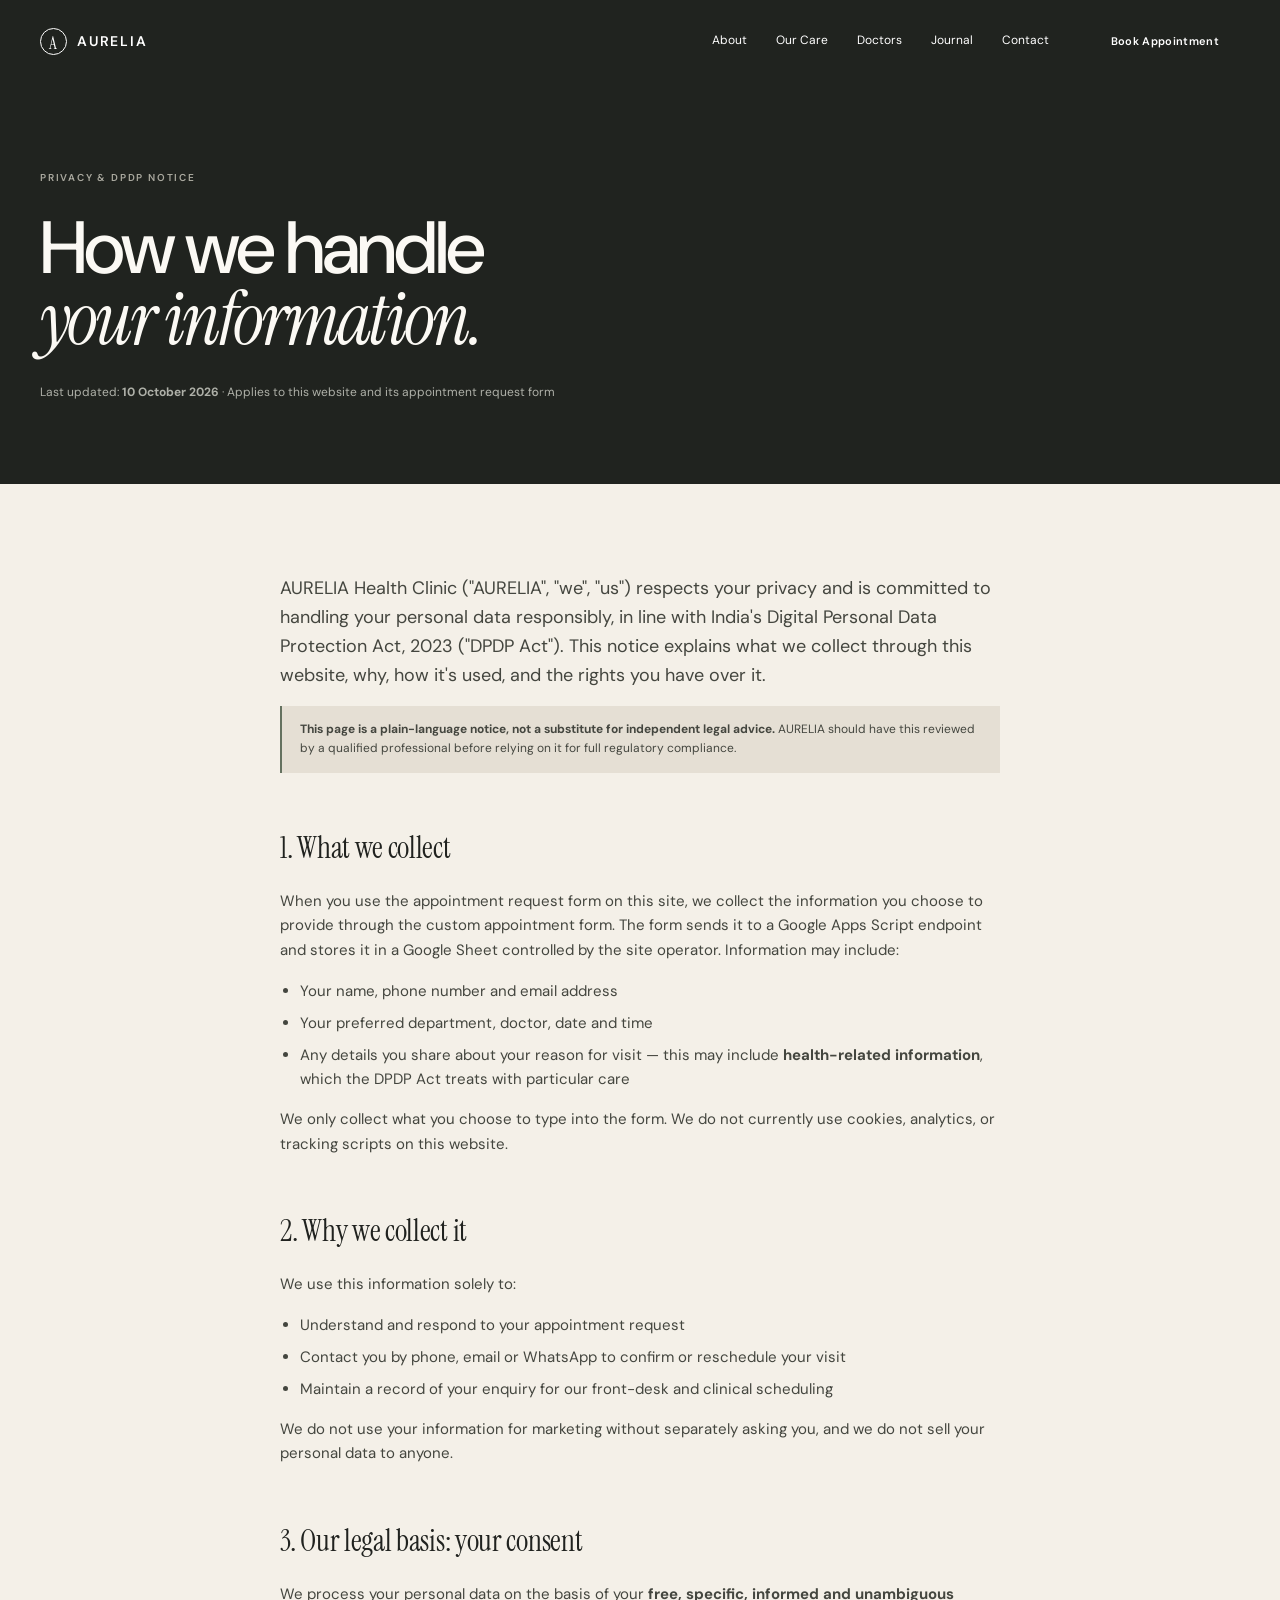
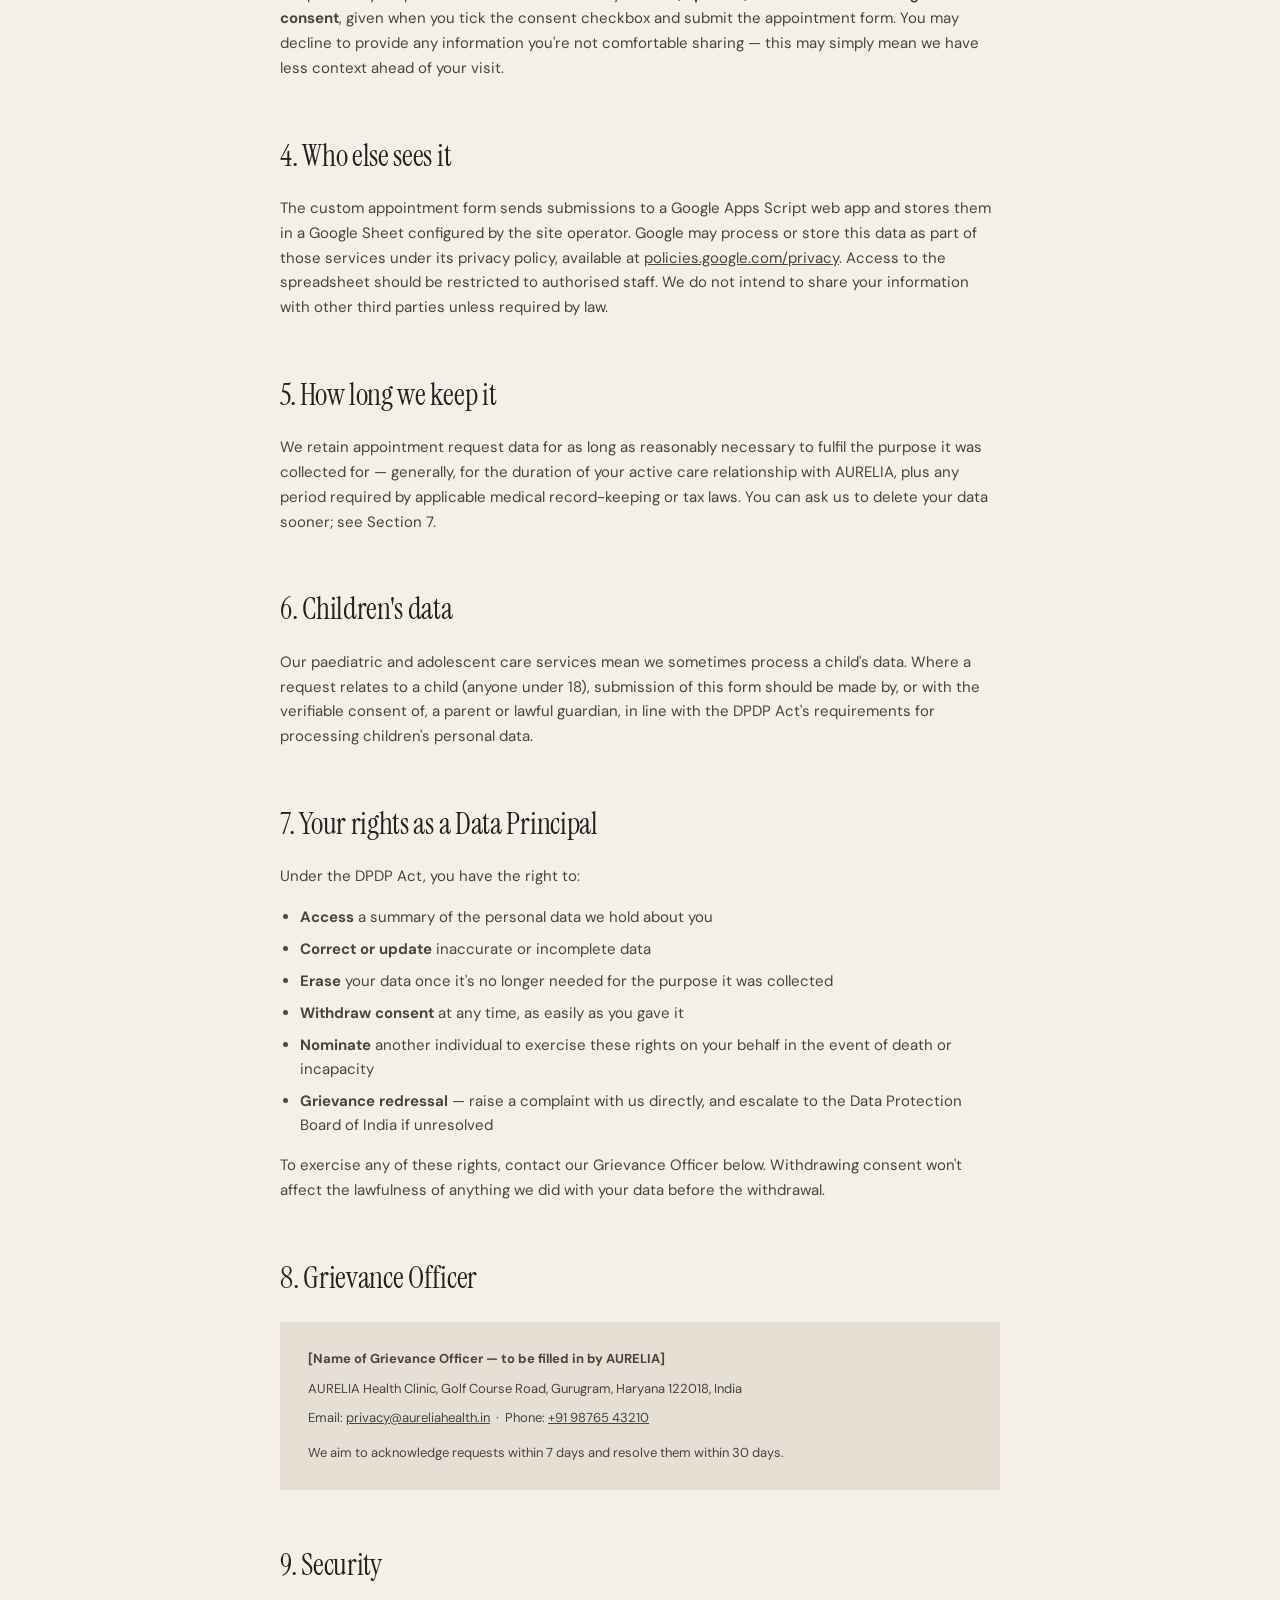
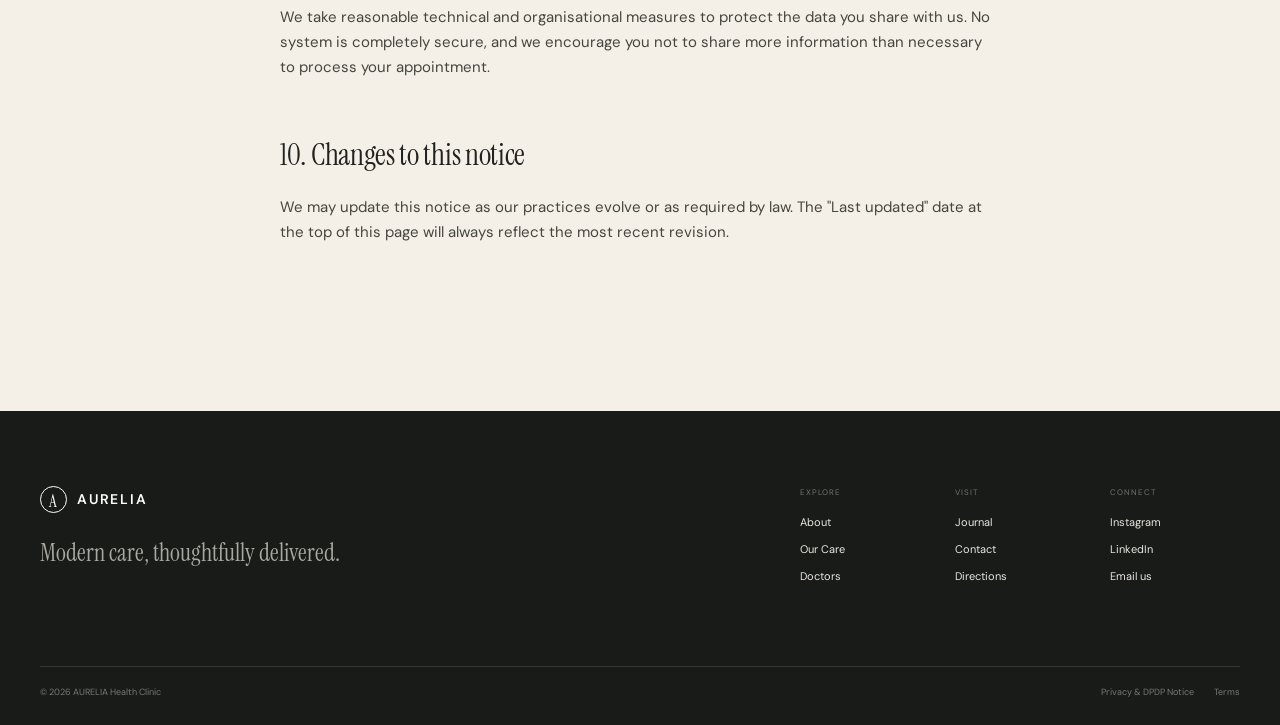
<file: privacy.html>
<!doctype html>
<html lang="en">
<head>
  <meta charset="utf-8">
  <meta name="viewport" content="width=device-width, initial-scale=1">
  <title>Privacy &amp; DPDP Notice — AURELIA Health Clinic</title>
  <meta name="description" content="How AURELIA Health Clinic collects, uses and protects your personal data, and your rights under India's Digital Personal Data Protection Act, 2023.">
  <meta name="theme-color" content="#f4f0e8">
  <meta name="robots" content="noindex">
  <link rel="icon" href="assets/favicon.svg" type="image/svg+xml">
  <link rel="stylesheet" href="css/styles.css">
</head>
<body>
  <a class="skip-link" href="#main">Skip to content</a>
  <header class="site-header scrolled" id="siteHeader">
    <div class="container nav-wrap">
      <a class="brand" href="index.html" aria-label="AURELIA Health Clinic home">
        <span class="brand-mark" aria-hidden="true">A</span>
        <span>AURELIA</span>
      </a>
      <nav class="desktop-nav" aria-label="Primary navigation">
        <a href="index.html#about">About</a><a href="index.html#care">Our Care</a><a href="index.html#doctors">Doctors</a><a href="index.html#journal">Journal</a><a href="index.html#contact">Contact</a>
      </nav>
      <button class="btn btn-dark nav-cta" data-open-booking>Book Appointment</button>
      <button class="menu-toggle" aria-label="Open menu" aria-expanded="false" aria-controls="mobileNav"><span></span><span></span></button>
    </div>
    <div class="mobile-nav" id="mobileNav" hidden>
      <a href="index.html#about">About</a><a href="index.html#care">Our Care</a><a href="index.html#doctors">Doctors</a><a href="index.html#journal">Journal</a><a href="index.html#contact">Contact</a>
      <button class="btn btn-dark" data-open-booking>Book Appointment</button>
    </div>
  </header>

  <main id="main">
    <section class="legal-hero">
      <div class="container">
        <p class="eyebrow">PRIVACY &amp; DPDP NOTICE</p>
        <h1>How we handle<br><em>your information.</em></h1>
        <p class="legal-updated">Last updated: <strong>10 October 2026</strong> · Applies to this website and its appointment request form</p>
      </div>
    </section>

    <section class="section legal-body">
      <div class="container legal">

        <p class="legal-intro">AURELIA Health Clinic ("AURELIA", "we", "us") respects your privacy and is committed to handling your personal data responsibly, in line with India's Digital Personal Data Protection Act, 2023 ("DPDP Act"). This notice explains what we collect through this website, why, how it's used, and the rights you have over it.</p>
        <p class="legal-note"><strong>This page is a plain-language notice, not a substitute for independent legal advice.</strong> AURELIA should have this reviewed by a qualified professional before relying on it for full regulatory compliance.</p>

        <h2>1. What we collect</h2>
        <p>When you use the appointment request form on this site, we collect the information you choose to provide through the custom appointment form. The form sends it to a Google Apps Script endpoint and stores it in a Google Sheet controlled by the site operator. Information may include:</p>
        <ul>
          <li>Your name, phone number and email address</li>
          <li>Your preferred department, doctor, date and time</li>
          <li>Any details you share about your reason for visit — this may include <strong>health-related information</strong>, which the DPDP Act treats with particular care</li>
        </ul>
        <p>We only collect what you choose to type into the form. We do not currently use cookies, analytics, or tracking scripts on this website.</p>

        <h2>2. Why we collect it</h2>
        <p>We use this information solely to:</p>
        <ul>
          <li>Understand and respond to your appointment request</li>
          <li>Contact you by phone, email or WhatsApp to confirm or reschedule your visit</li>
          <li>Maintain a record of your enquiry for our front-desk and clinical scheduling</li>
        </ul>
        <p>We do not use your information for marketing without separately asking you, and we do not sell your personal data to anyone.</p>

        <h2>3. Our legal basis: your consent</h2>
        <p>We process your personal data on the basis of your <strong>free, specific, informed and unambiguous consent</strong>, given when you tick the consent checkbox and submit the appointment form. You may decline to provide any information you're not comfortable sharing — this may simply mean we have less context ahead of your visit.</p>

        <h2>4. Who else sees it</h2>
        <p>The custom appointment form sends submissions to a Google Apps Script web app and stores them in a Google Sheet configured by the site operator. Google may process or store this data as part of those services under its privacy policy, available at <a href="https://policies.google.com/privacy" target="_blank" rel="noopener">policies.google.com/privacy</a>. Access to the spreadsheet should be restricted to authorised staff. We do not intend to share your information with other third parties unless required by law.</p>

        <h2>5. How long we keep it</h2>
        <p>We retain appointment request data for as long as reasonably necessary to fulfil the purpose it was collected for — generally, for the duration of your active care relationship with AURELIA, plus any period required by applicable medical record-keeping or tax laws. You can ask us to delete your data sooner; see Section 7.</p>

        <h2>6. Children's data</h2>
        <p>Our paediatric and adolescent care services mean we sometimes process a child's data. Where a request relates to a child (anyone under 18), submission of this form should be made by, or with the verifiable consent of, a parent or lawful guardian, in line with the DPDP Act's requirements for processing children's personal data.</p>

        <h2>7. Your rights as a Data Principal</h2>
        <p>Under the DPDP Act, you have the right to:</p>
        <ul>
          <li><strong>Access</strong> a summary of the personal data we hold about you</li>
          <li><strong>Correct or update</strong> inaccurate or incomplete data</li>
          <li><strong>Erase</strong> your data once it's no longer needed for the purpose it was collected</li>
          <li><strong>Withdraw consent</strong> at any time, as easily as you gave it</li>
          <li><strong>Nominate</strong> another individual to exercise these rights on your behalf in the event of death or incapacity</li>
          <li><strong>Grievance redressal</strong> — raise a complaint with us directly, and escalate to the Data Protection Board of India if unresolved</li>
        </ul>
        <p>To exercise any of these rights, contact our Grievance Officer below. Withdrawing consent won't affect the lawfulness of anything we did with your data before the withdrawal.</p>

        <h2>8. Grievance Officer</h2>
        <div class="legal-contact-card">
          <p><strong>[Name of Grievance Officer — to be filled in by AURELIA]</strong></p>
          <p>AURELIA Health Clinic, Golf Course Road, Gurugram, Haryana 122018, India</p>
          <p>Email: <a href="mailto:privacy@aureliahealth.in">privacy@aureliahealth.in</a> &nbsp;·&nbsp; Phone: <a href="tel:+919876543210">+91 98765 43210</a></p>
          <p class="legal-note">We aim to acknowledge requests within 7 days and resolve them within 30 days.</p>
        </div>

        <h2>9. Security</h2>
        <p>We take reasonable technical and organisational measures to protect the data you share with us. No system is completely secure, and we encourage you not to share more information than necessary to process your appointment.</p>

        <h2>10. Changes to this notice</h2>
        <p>We may update this notice as our practices evolve or as required by law. The "Last updated" date at the top of this page will always reflect the most recent revision.</p>

      </div>
    </section>
  </main>

  <footer class="footer"><div class="container footer-top"><div><a class="brand" href="index.html"><span class="brand-mark">A</span><span>AURELIA</span></a><p>Modern care, thoughtfully delivered.</p></div><div class="footer-links"><div><span>Explore</span><a href="index.html#about">About</a><a href="index.html#care">Our Care</a><a href="index.html#doctors">Doctors</a></div><div><span>Visit</span><a href="index.html#journal">Journal</a><a href="index.html#contact">Contact</a><a href="index.html#contact">Directions</a></div><div><span>Connect</span><a href="#">Instagram</a><a href="#">LinkedIn</a><a href="mailto:hello@aureliahealth.in">Email us</a></div></div></div><div class="container footer-bottom"><span>© 2026 AURELIA Health Clinic</span><span><a href="privacy.html">Privacy &amp; DPDP Notice</a><a href="#">Terms</a></span></div></footer>

  <div class="booking-backdrop" id="bookingBackdrop" hidden></div>
  <aside class="booking-drawer" id="bookingDrawer" aria-hidden="true" aria-labelledby="bookingTitle">
    <div class="booking-head"><div><p class="eyebrow">APPOINTMENT</p><h2 id="bookingTitle">Let's find your<br><em>next step.</em></h2></div><button class="close-btn" data-close-booking aria-label="Close appointment form">×</button></div>
    <div id="bookingFormWrap">
      <p class="booking-note">Tell us a little about what you need. Our team will confirm your appointment by phone.</p>
      <form id="bookingForm" class="booking-form">
        <div class="form-grid">
          <label>Full Name<input required name="name" autocomplete="name" maxlength="120"></label>
          <label>Phone Number<input required name="phone" type="tel" autocomplete="tel" inputmode="tel" maxlength="30"></label>
          <label>Email Address<input required name="email" type="email" autocomplete="email" maxlength="254"></label>
          <label>Department<select required name="department" id="departmentSelect"><option value="" disabled selected>Select department</option></select></label>
          <label>Doctor<select required name="doctor" id="doctorSelect"><option value="Any available doctor">Any available doctor</option></select></label>
          <label>Preferred Date<input required name="date" id="preferredDate" type="date"></label>
          <label>Preferred Time<select required name="time"><option value="" disabled selected>Select preferred time</option><option>8:00 AM</option><option>9:00 AM</option><option>10:00 AM</option><option>11:00 AM</option><option>12:00 PM</option><option>1:00 PM</option><option>2:00 PM</option><option>3:00 PM</option><option>4:00 PM</option><option>5:00 PM</option><option>6:00 PM</option><option>7:00 PM</option></select></label>
          <label class="full">Message / Reason for Visit<textarea name="message" rows="3" maxlength="1500" placeholder="Please avoid sharing highly sensitive medical details here."></textarea></label>
        </div>
        <label class="consent-check form-consent"><input type="checkbox" name="consent" id="appointmentConsent" required><span>I have read the <a href="privacy.html" target="_blank" rel="noopener">Privacy &amp; DPDP Notice</a> and consent to my details being used to respond to this appointment request.</span></label>
        <button class="btn btn-dark full-btn" id="bookingSubmit" type="submit">Request Appointment <span>↗</span></button>
        <p class="form-status" id="bookingStatus" role="status" aria-live="polite" hidden></p>
      </form>
      <p class="form-privacy">Submitting this form sends your appointment request to AURELIA through Google Apps Script and Google Sheets. It does not confirm an appointment. See our <a href="privacy.html" target="_blank" rel="noopener">Privacy &amp; DPDP Notice</a>.</p>
    </div>
    <div class="booking-success" id="bookingSuccess" hidden><div class="success-mark">✓</div><p class="eyebrow">REQUEST SENT</p><h3>Thank you.</h3><p>Your request has been sent for review. Our team will contact you to confirm the appointment. Your preferred date and time are not confirmed until we contact you.</p><button class="btn btn-dark" type="button" data-close-booking>Back to AURELIA</button></div>
  </aside>
  <script src="js/app.js"></script>
</body>
</html>
</file>
<file: css/styles.css>
@import url('https://fonts.googleapis.com/css2?family=DM+Sans:wght@400;500;600&family=Instrument+Serif:ital@0;1&display=swap');
:root{--ivory:#f4f0e8;--stone:#e5dfd4;--paper:#fbf9f4;--ink:#20221f;--muted:#6f716a;--sage:#657260;--dark:#20231f;--line:rgba(32,34,31,.15);--serif:'Instrument Serif',Georgia,serif;--sans:'DM Sans',Arial,sans-serif;--ease:cubic-bezier(.22,.8,.25,1)}*{box-sizing:border-box}html{scroll-behavior:smooth}body{margin:0;background:var(--ivory);color:var(--ink);font-family:var(--sans);font-size:15px;line-height:1.65;-webkit-font-smoothing:antialiased}body.locked{overflow:hidden}a{color:inherit;text-decoration:none}button,input,select,textarea{font:inherit}button{cursor:pointer}img{display:block;width:100%;height:100%;object-fit:cover}.container{width:min(1240px,calc(100% - 80px));margin:auto}.section{padding:150px 0}.section-sm{padding:105px 0}.section-dark{background:var(--dark);color:var(--paper)}em{font-family:var(--serif);font-weight:400}.eyebrow{font-size:10px;letter-spacing:.18em;font-weight:600;color:var(--muted);margin:0 0 26px}.section-dark .eyebrow{color:#aaa99f}.skip-link{position:fixed;left:20px;top:-60px;background:var(--dark);color:white;padding:10px 15px;z-index:1000}.skip-link:focus{top:20px}.site-header{position:fixed;top:0;left:0;width:100%;z-index:50;padding:18px 0;transition:.35s var(--ease);color:white}.site-header.scrolled{background:rgba(244,240,232,.92);backdrop-filter:blur(16px);color:var(--ink);box-shadow:0 1px 0 var(--line)}.nav-wrap{display:flex;align-items:center;gap:38px}.brand{display:flex;align-items:center;gap:10px;font-size:14px;font-weight:600;letter-spacing:.13em}.brand-mark{display:grid;place-items:center;width:27px;height:27px;border:1px solid currentColor;border-radius:50%;font-family:var(--serif);font-size:17px;font-weight:400}.desktop-nav{display:flex;gap:29px;margin-left:auto;font-size:12px}.desktop-nav a,.footer a{transition:opacity .2s}.desktop-nav a:hover,.footer a:hover{opacity:.55}.btn{border:0;padding:14px 21px;display:inline-flex;align-items:center;justify-content:center;gap:17px;font-size:11px;font-weight:600;letter-spacing:.03em;transition:transform .25s var(--ease),background .25s, color .25s}.btn:hover{transform:translateY(-2px)}.btn-dark{background:var(--dark);color:white}.btn-light{background:#f7f4ec;color:var(--dark)}.nav-cta{margin-left:3px}.menu-toggle{display:none;background:none;border:0;color:inherit;width:40px;height:40px;margin-left:auto}.menu-toggle span{display:block;width:22px;height:1px;background:currentColor;margin:6px auto}.mobile-nav{display:none}.hero{height:100svh;min-height:680px;position:relative;color:white;overflow:hidden}.hero-media,.hero-media img,.hero-overlay{position:absolute;inset:0}.hero-media img{animation:heroScale 14s ease-out forwards}.hero-overlay{background:linear-gradient(90deg,rgba(18,21,17,.67),rgba(18,21,17,.12) 72%),linear-gradient(0deg,rgba(18,21,17,.45),transparent 55%)}.hero-content{position:relative;height:100%;display:flex;flex-direction:column;justify-content:center;padding-top:80px}.hero-eyebrow{color:rgba(255,255,255,.72)}.hero h1{font-size:clamp(58px,7.3vw,112px);line-height:.91;letter-spacing:-.045em;font-weight:500;margin:0;max-width:900px}.hero-copy{font-size:16px;max-width:480px;color:rgba(255,255,255,.86);margin:35px 0 30px}.hero-actions{display:flex;align-items:center;gap:28px}.text-link{display:inline-flex;align-items:center;gap:12px;border:0;background:none;padding:0;color:var(--ink);font-size:11px;font-weight:600;letter-spacing:.03em}.text-link span{font-size:16px;transition:transform .25s}.text-link:hover span{transform:translate(3px,-3px)}.text-link.light{color:white}.scroll-cue{position:absolute;right:40px;bottom:40px;display:flex;align-items:center;gap:12px;font-size:9px;letter-spacing:.18em}.scroll-cue i{width:42px;height:1px;background:currentColor}.intro-grid{display:grid;grid-template-columns:1.05fr 1fr;gap:100px;align-items:end}.intro h2,.section-head h2,.journey h2,.gallery h2,.contact h2{font-size:clamp(52px,6vw,82px);line-height:.94;letter-spacing:-.045em;font-weight:500;margin:0}.intro-copy{max-width:510px;padding-bottom:8px}.lead{font-size:21px;line-height:1.45;margin:0 0 25px}.intro-copy p:not(.lead){color:var(--muted);max-width:460px;margin-bottom:30px}.image-editorial{margin-top:85px}.image-frame{overflow:hidden;background:var(--stone)}.image-frame.large{height:600px}.image-caption{display:flex;justify-content:space-between;border-bottom:1px solid var(--line);padding:13px 0;font-size:10px;letter-spacing:.04em;color:var(--muted)}.trust{background:#e8e2d8;border-top:1px solid var(--line);border-bottom:1px solid var(--line)}.trust-grid{display:grid;grid-template-columns:repeat(4,1fr)}.trust-grid>div{padding:25px 25px 28px;border-right:1px solid var(--line);display:flex;flex-direction:column;gap:4px}.trust-grid>div:first-child{padding-left:0}.trust-grid>div:last-child{border:0}.trust strong{font-family:var(--serif);font-size:48px;font-weight:400;line-height:1}.trust strong span{font-family:var(--sans);font-size:17px;color:var(--sage);margin-left:2px}.trust-grid div>span{font-size:10px;color:var(--muted);text-transform:uppercase;letter-spacing:.11em}.section-head{display:flex;justify-content:space-between;align-items:end;gap:50px;margin-bottom:75px}.section-intro{max-width:355px;color:var(--muted);margin:0 0 5px}.care{background:var(--paper)}.care-layout{display:grid;grid-template-columns:.78fr 1.22fr;gap:70px}.service-list{border-top:1px solid var(--line)}.service-item{display:grid;grid-template-columns:38px 1fr 25px;align-items:center;gap:15px;padding:22px 0;border-bottom:1px solid var(--line);cursor:pointer;transition:padding .35s var(--ease)}.service-item .num{font-size:9px;color:var(--muted)}.service-item h3{font-family:var(--serif);font-size:26px;font-weight:400;margin:0}.service-item .arrow{font-size:17px;color:var(--muted);transition:transform .3s}.service-item.active,.service-item:hover{padding-left:12px}.service-item.active h3{color:var(--sage)}.service-item.active .arrow{transform:translate(4px,-4px);color:var(--ink)}.service-feature{background:var(--stone);min-height:630px;position:relative;display:flex;flex-direction:column}.service-image{height:390px;overflow:hidden}.service-image img{transition:transform .7s var(--ease)}.service-feature:hover .service-image img{transform:scale(1.025)}.service-meta{display:flex;justify-content:space-between;padding:13px 18px;border-bottom:1px solid rgba(32,34,31,.12);font-size:9px;letter-spacing:.15em;text-transform:uppercase;color:var(--muted)}.service-copy{padding:28px 32px 35px}.service-copy h3{font-family:var(--serif);font-size:43px;line-height:1;margin:0 0 13px;font-weight:400}.service-copy p{max-width:550px;color:#5d5f58;margin:0 0 24px}.feature{padding:150px 0}.feature-grid{display:grid;grid-template-columns:1.2fr .8fr;gap:100px;align-items:center}.feature-image{height:660px;overflow:hidden}.feature-copy{max-width:500px}.feature-copy h2{font-size:clamp(55px,5.7vw,82px);line-height:.9;font-weight:500;letter-spacing:-.045em;margin:0 0 32px}.feature-copy>p:not(.eyebrow){color:#bbbdb5;max-width:440px}.feature-copy .btn{margin-top:18px}.doctor-grid{display:grid;grid-template-columns:repeat(3,1fr);gap:52px 28px}.doctor-card{min-width:0}.doctor-photo{height:430px;overflow:hidden;background:var(--stone);margin-bottom:20px}.doctor-photo img{filter:saturate(.78);transition:transform .7s var(--ease),filter .5s}.doctor-card:hover .doctor-photo img{transform:scale(1.025);filter:saturate(.95)}.doctor-card:nth-child(2) .doctor-photo img{object-position:48% 25%}.doctor-card:nth-child(3) .doctor-photo img{object-position:50% 20%}.doctor-card:nth-child(4) .doctor-photo img{object-position:50% 20%}.doctor-card:nth-child(5) .doctor-photo img{object-position:50% 20%}.doctor-card h3{font-family:var(--serif);font-size:31px;font-weight:400;margin:0 0 5px}.doctor-card p{margin:0;color:var(--muted);font-size:12px}.doctor-card .speciality{margin-top:8px;color:var(--ink)}.journey{background:#e9e4db}.journey-head{display:flex;justify-content:space-between;align-items:end;margin-bottom:75px}.journey-grid{display:grid;grid-template-columns:repeat(4,1fr);border-top:1px solid var(--line)}.journey-item{padding:24px 30px 0 0;border-right:1px solid var(--line);margin-right:30px;min-height:180px}.journey-item:last-child{border:0}.journey-item span{font-size:9px;letter-spacing:.15em;color:var(--muted)}.journey-item h3{font-family:var(--serif);font-size:30px;font-weight:400;margin:23px 0 8px}.journey-item p{color:var(--muted);font-size:12px;max-width:200px}.gallery-head{margin-bottom:60px}.gallery-grid{display:grid;grid-template-columns:1.2fr .8fr;grid-template-rows:330px 270px;gap:14px}.gallery-item{margin:0;position:relative;overflow:hidden;background:var(--stone)}.gallery-item img{transition:transform .8s var(--ease)}.gallery-item:hover img{transform:scale(1.035)}.gallery-item figcaption{position:absolute;bottom:18px;left:18px;color:white;font-size:10px;text-shadow:0 1px 15px rgba(0,0,0,.4)}.g1{grid-row:1 / span 2}.g2{grid-column:2}.g3{grid-column:2}.quote{background:#dfe4da}.quote-inner{max-width:900px;text-align:center}.quote-inner .eyebrow{margin-bottom:50px}.quote blockquote{font-family:var(--serif);font-size:clamp(37px,4.2vw,61px);line-height:1.03;letter-spacing:-.025em;margin:0 auto 28px}.quote-inner>p:not(.eyebrow){font-size:11px;color:var(--muted)}.quote-controls{display:flex;justify-content:center;align-items:center;gap:25px;margin-top:42px}.quote-controls button{border:1px solid rgba(32,34,31,.35);background:none;width:38px;height:38px;border-radius:50%;transition:.2s}.quote-controls button:hover{background:var(--dark);color:white}.quote-controls span{font-size:9px;letter-spacing:.13em;color:var(--muted)}.journal{background:var(--paper)}.journal-grid{display:grid;grid-template-columns:repeat(3,1fr);gap:26px}.journal-card{border-top:1px solid var(--line);padding-top:14px}.journal-image{height:270px;position:relative;overflow:hidden;background:var(--stone)}.journal-image img{transition:transform .7s var(--ease)}.journal-card:hover .journal-image img{transform:scale(1.035)}.journal-image span{position:absolute;top:14px;left:14px;background:rgba(251,249,244,.92);padding:6px 9px;font-size:8px;letter-spacing:.12em}.journal-info>p{font-size:9px;color:var(--muted);margin:18px 0 7px}.journal-info h3{font-family:var(--serif);font-size:28px;line-height:1.02;font-weight:400;margin:0 0 20px}.contact{padding:145px 0}.contact-grid{display:grid;grid-template-columns:1fr 1fr;gap:110px;align-items:center}.contact-copy h2{margin-bottom:35px}.contact-copy>p:not(.eyebrow){color:#b9bbb3;margin-bottom:24px}.contact-links{display:flex;flex-direction:column;gap:5px;margin-bottom:35px}.contact-links a{font-size:14px}.hours{display:grid;grid-template-columns:100px 1fr;gap:5px 15px;font-size:11px;margin-bottom:32px;color:#aeb0a8}.hours strong{font-weight:500;color:#f5f2ea}.contact-actions{display:flex;align-items:center;gap:25px}.map-panel{height:580px;background:#ddd9cf;padding:14px}.map-art{height:100%;position:relative;overflow:hidden;background:#d1d1c8;background-image:linear-gradient(32deg,transparent 49%,rgba(90,93,85,.14) 50%,transparent 51%),linear-gradient(118deg,transparent 49%,rgba(90,93,85,.12) 50%,transparent 51%);background-size:140px 120px}.map-art:before,.map-art:after{content:'';position:absolute;background:#e8e7df}.map-art:before{width:130%;height:80px;transform:rotate(-22deg);left:-12%;top:48%;box-shadow:0 -1px rgba(90,93,85,.12),0 1px rgba(90,93,85,.12)}.map-art:after{width:120%;height:45px;transform:rotate(34deg);left:-10%;top:22%;box-shadow:0 -1px rgba(90,93,85,.12),0 1px rgba(90,93,85,.12)}.map-label{position:absolute;top:20px;left:20px;font-size:10px;letter-spacing:.18em;color:#7b7e75}.map-pin{position:absolute;left:52%;top:50%;transform:translate(-50%,-50%);width:48px;height:48px;border-radius:50% 50% 50% 0;background:var(--dark);color:white;display:grid;place-items:center;font-family:var(--serif);font-size:22px;transform:translate(-50%,-50%) rotate(-45deg);box-shadow:0 10px 25px rgba(0,0,0,.18)}.map-pin::first-letter{transform:rotate(45deg)}.map-caption{position:absolute;bottom:20px;left:20px;font-size:9px;letter-spacing:.14em;color:#60635c;line-height:1.8}.map-caption small{font-size:8px}.footer{background:#191b18;color:#eae7df;padding:75px 0 25px}.footer-top{display:flex;justify-content:space-between;gap:60px;padding-bottom:70px}.footer-top .brand{color:white}.footer-top>div>p{font-family:var(--serif);font-size:24px;color:#aaa9a1;margin-top:20px}.footer-links{display:grid;grid-template-columns:repeat(3,130px);gap:25px}.footer-links div{display:flex;flex-direction:column;gap:9px;font-size:11px}.footer-links span{color:#70736b;text-transform:uppercase;letter-spacing:.12em;font-size:8px;margin-bottom:5px}.footer-bottom{border-top:1px solid rgba(255,255,255,.12);padding-top:18px;display:flex;justify-content:space-between;font-size:9px;color:#777a73}.footer-bottom span:last-child{display:flex;gap:20px}.booking-backdrop{position:fixed;inset:0;background:rgba(13,15,12,.58);backdrop-filter:blur(5px);z-index:90;opacity:0;transition:opacity .35s}.booking-backdrop.open{opacity:1}.booking-drawer{position:fixed;z-index:91;right:0;top:0;height:100%;width:min(650px,100%);background:var(--paper);color:var(--ink);padding:50px 48px;overflow:auto;transform:translateX(100%);transition:transform .5s var(--ease)}.booking-drawer.open{transform:translateX(0)}.booking-head{display:flex;justify-content:space-between;gap:25px}.booking-head h2{font-size:54px;line-height:.9;letter-spacing:-.04em;font-weight:500;margin:0}.close-btn{width:40px;height:40px;border-radius:50%;border:1px solid var(--line);background:none;font-size:24px;font-weight:300}.booking-note{color:var(--muted);font-size:12px;max-width:450px;margin:30px 0}.form-grid{display:grid;grid-template-columns:1fr 1fr;gap:18px}.form-grid label{font-size:9px;text-transform:uppercase;letter-spacing:.12em;color:var(--muted)}.form-grid input,.form-grid select,.form-grid textarea{display:block;width:100%;border:0;border-bottom:1px solid var(--line);background:transparent;border-radius:0;padding:11px 0 10px;outline:0;color:var(--ink);font-size:13px;text-transform:none;letter-spacing:0}.form-grid input:focus,.form-grid select:focus,.form-grid textarea:focus{border-color:var(--sage)}.form-grid textarea{resize:vertical}.full{grid-column:1/-1}.full-btn{width:100%;margin-top:30px}.form-privacy{font-size:10px;color:#8b8d85;line-height:1.6;margin-top:22px}
.form-privacy a{text-decoration:underline;color:#6f716a}
.consent-check{display:flex;align-items:flex-start;gap:12px;cursor:pointer;margin:24px 0;text-transform:none;letter-spacing:0;font-size:12px;color:var(--muted);line-height:1.6;text-align:left}
.consent-check input{flex:0 0 auto;width:16px;height:16px;margin-top:2px;accent-color:var(--sage)}
.consent-check span a{color:var(--ink);text-decoration:underline}
.consent-check span strong{color:var(--ink);font-weight:600}
.booking-form .form-grid{margin-bottom:8px}
.form-consent{margin:22px 0 8px!important}
.form-status{font-size:12px;line-height:1.6;padding:12px 14px;margin-top:16px;border-left:2px solid var(--sage);background:var(--stone);color:var(--ink)}
.form-status.error{border-left-color:#a4473b}
.booking-form button[disabled]{opacity:.55;cursor:wait}
/* site-wide, non-dismissable DPDP consent wall — no close control, no
   backdrop-click-to-close, no Escape handler: deliberately the only way out
   is to tick the box and accept, per the owner's request */
.consent-wall{position:fixed;inset:0;z-index:999;display:flex;align-items:center;justify-content:center;padding:24px;background:rgba(18,21,17,.86);backdrop-filter:blur(10px);opacity:1;transition:opacity .4s var(--ease)}
.consent-wall.dismissed{opacity:0;pointer-events:none}
.consent-card{background:var(--paper);color:var(--ink);max-width:480px;width:100%;padding:48px 40px;box-shadow:0 50px 100px rgba(0,0,0,.4);text-align:left;max-height:88vh;overflow:auto}
.consent-card h2{font-size:clamp(32px,4vw,44px);line-height:.98;letter-spacing:-.035em;font-weight:500;margin:16px 0 22px}
.consent-card p{color:#44463f;font-size:13px;line-height:1.7;margin:0}
.consent-card p a{color:var(--ink);text-decoration:underline}
.consent-card .consent-check{margin:26px 0 22px}
.consent-card .full-btn{width:100%}
.btn[disabled]{opacity:.35;cursor:not-allowed}
.btn[disabled]:hover{transform:none}
@media(max-width:600px){.consent-card{padding:34px 24px}}.booking-success{text-align:center;padding:100px 25px}.success-mark{width:58px;height:58px;border:1px solid var(--sage);border-radius:50%;display:grid;place-items:center;margin:0 auto 25px;color:var(--sage);font-size:22px}.booking-success h3{font-family:var(--serif);font-size:52px;font-weight:400;margin:0}.booking-success p:not(.eyebrow){max-width:390px;margin:15px auto 28px;color:var(--muted);font-size:12px}.legal-hero{padding:170px 0 70px;background:var(--dark);color:var(--paper)}
.legal-hero h1{font-size:clamp(44px,6vw,74px);line-height:.96;letter-spacing:-.04em;font-weight:500;margin:22px 0 28px;max-width:780px}
.legal-hero .eyebrow{color:#aaa99f}
.legal-updated{font-size:12px;color:#aeb0a8}
.legal-body{padding-top:90px}
.legal{max-width:720px}
.legal-intro{font-size:18px;line-height:1.6;color:var(--ink);margin-bottom:18px}
.legal-note{font-size:12px;color:var(--muted);background:var(--stone);padding:14px 18px;border-left:2px solid var(--sage);margin-bottom:50px}
.legal h2{font-family:var(--serif);font-weight:400;font-size:30px;margin:50px 0 16px;letter-spacing:-.01em}
.legal p{color:#44463f;margin:0 0 16px}
.legal ul{margin:0 0 16px;padding-left:20px;color:#44463f}
.legal ul li{margin-bottom:8px;line-height:1.6}
.legal a{text-decoration:underline}
.legal-contact-card{background:var(--stone);padding:26px 28px;margin:20px 0 10px}
.legal-contact-card p{margin:0 0 8px;font-size:13px}
.legal-contact-card p:last-child{margin-bottom:0}
.legal-contact-card .legal-note{background:none;padding:0;border:0;margin-top:14px}
@media(max-width:600px){.legal-hero{padding:130px 0 50px}.legal-body{padding-top:60px}.legal h2{font-size:25px;margin-top:40px}}
.reveal{opacity:0;transform:translateY(25px);transition:opacity .8s var(--ease),transform .8s var(--ease)}.reveal.visible{opacity:1;transform:none}@keyframes heroScale{from{transform:scale(1.035)}to{transform:scale(1)}}@media(max-width:950px){.container{width:min(100% - 42px,700px)}.desktop-nav,.nav-cta{display:none}.menu-toggle{display:block}.mobile-nav{position:absolute;top:100%;left:0;width:100%;background:var(--paper);color:var(--ink);padding:24px 21px 28px;border-top:1px solid var(--line);box-shadow:0 20px 30px rgba(0,0,0,.06)}.mobile-nav[hidden]{display:none}.mobile-nav:not([hidden]){display:flex;flex-direction:column;gap:0}.mobile-nav a{padding:14px 0;border-bottom:1px solid var(--line);font-family:var(--serif);font-size:25px}.mobile-nav .btn{margin-top:20px}.hero{min-height:640px}.hero h1{font-size:clamp(52px,11vw,82px)}.section{padding:100px 0}.section-sm{padding:75px 0}.intro-grid,.feature-grid,.contact-grid{grid-template-columns:1fr;gap:45px}.intro-copy{max-width:620px}.image-editorial{margin-top:60px}.image-frame.large{height:500px}.care-layout{grid-template-columns:1fr;gap:30px}.service-feature{min-height:0}.service-image{height:400px}.doctor-grid{grid-template-columns:repeat(2,1fr)}.journey-head{display:block;margin-bottom:55px}.journey-grid{grid-template-columns:repeat(2,1fr);gap:30px}.journey-item{margin:0;min-height:150px}.journey-item:nth-child(2){border:0}.gallery-grid{grid-template-columns:1fr 1fr;grid-template-rows:300px 220px}.g1{grid-column:1/span 2;grid-row:auto}.g2,.g3{grid-column:auto}.journal-grid{grid-template-columns:1fr}.journal-image{height:360px}.contact-grid{gap:50px}.map-panel{height:450px}.footer-top{display:block}.footer-links{margin-top:45px}.footer-bottom{gap:15px;flex-direction:column}.booking-drawer{padding:35px 25px}}
@media(max-width:600px){.container{width:calc(100% - 36px)}.hero{min-height:650px}.hero-overlay{background:linear-gradient(90deg,rgba(18,21,17,.62),rgba(18,21,17,.18)),linear-gradient(0deg,rgba(18,21,17,.52),transparent 65%)}.hero-copy{font-size:14px;max-width:360px;margin:25px 0}.hero-actions{align-items:flex-start;flex-direction:column;gap:18px}.scroll-cue{right:18px;bottom:25px}.section{padding:78px 0}.section-sm{padding:65px 0}.intro h2,.section-head h2,.journey h2,.gallery h2,.contact h2{font-size:50px}.section-head{display:block;margin-bottom:48px}.section-intro{margin-top:25px}.trust-grid{grid-template-columns:1fr 1fr}.trust-grid>div{padding:22px 12px}.trust-grid>div:nth-child(odd){padding-left:0}.trust-grid>div:nth-child(even){padding-right:0}.trust-grid>div:nth-child(2){border-right:0}.trust strong{font-size:40px}.image-frame.large{height:380px}.image-caption{font-size:9px}.service-item h3{font-size:22px}.service-feature{margin-top:0}.service-image{height:280px}.service-copy{padding:24px}.service-copy h3{font-size:38px}.feature{padding:80px 0}.feature-image{height:390px}.feature-copy h2{font-size:54px}.doctor-grid{grid-template-columns:1fr;gap:45px}.doctor-photo{height:430px}.journey-grid{grid-template-columns:1fr}.journey-item{border-right:0!important;border-bottom:1px solid var(--line);padding-bottom:25px;min-height:0}.gallery-grid{display:flex;flex-direction:column;gap:12px}.gallery-item,.g1,.g2,.g3{height:300px}.journal-image{height:270px}.contact{padding:80px 0}.contact-actions{align-items:flex-start;flex-direction:column}.map-panel{height:360px}.footer-links{grid-template-columns:1fr 1fr;gap:35px}.footer-links div:last-child{grid-column:1/-1}.booking-drawer{width:100%;padding:28px 19px}.booking-head h2{font-size:45px}.form-grid{grid-template-columns:1fr}.full{grid-column:auto}.form-grid label{font-size:8px}}
@media(prefers-reduced-motion:reduce){html{scroll-behavior:auto}*,*:before,*:after{animation-duration:.01ms!important;transition-duration:.01ms!important}}
</file>
